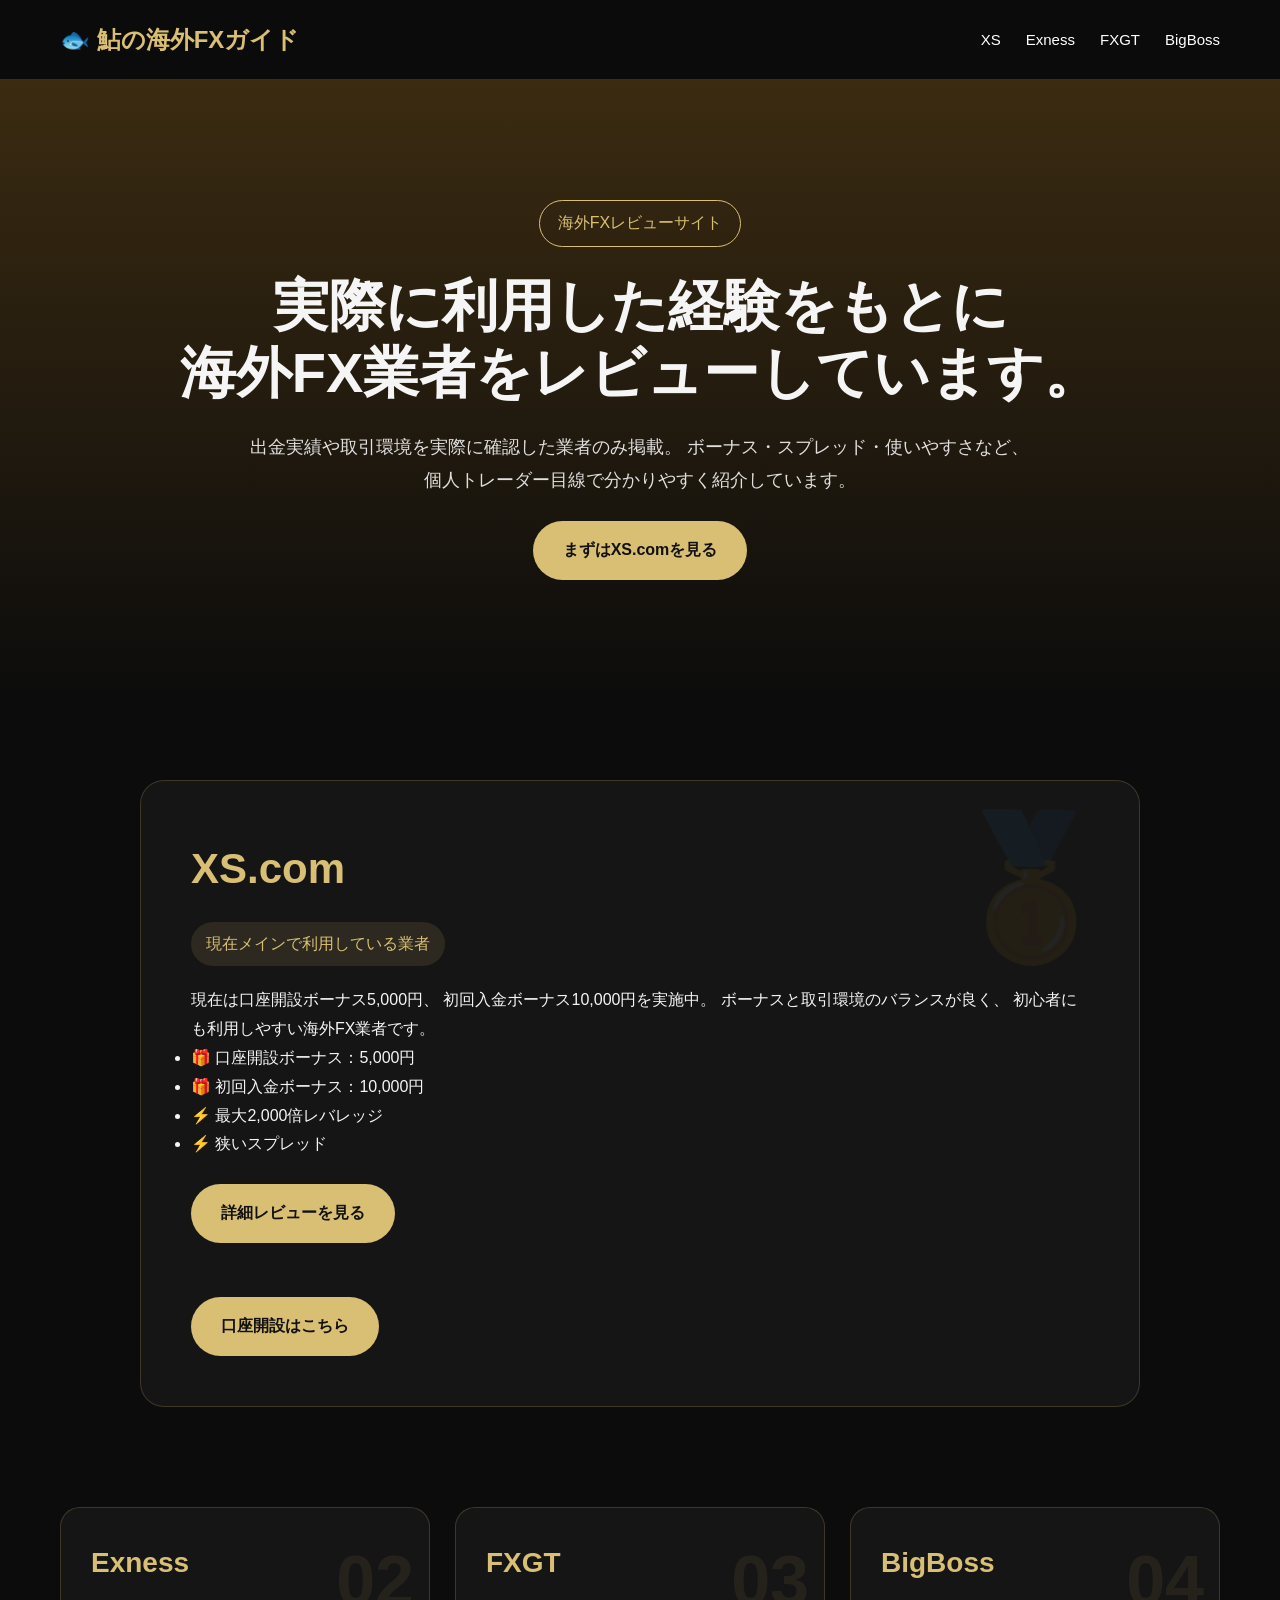
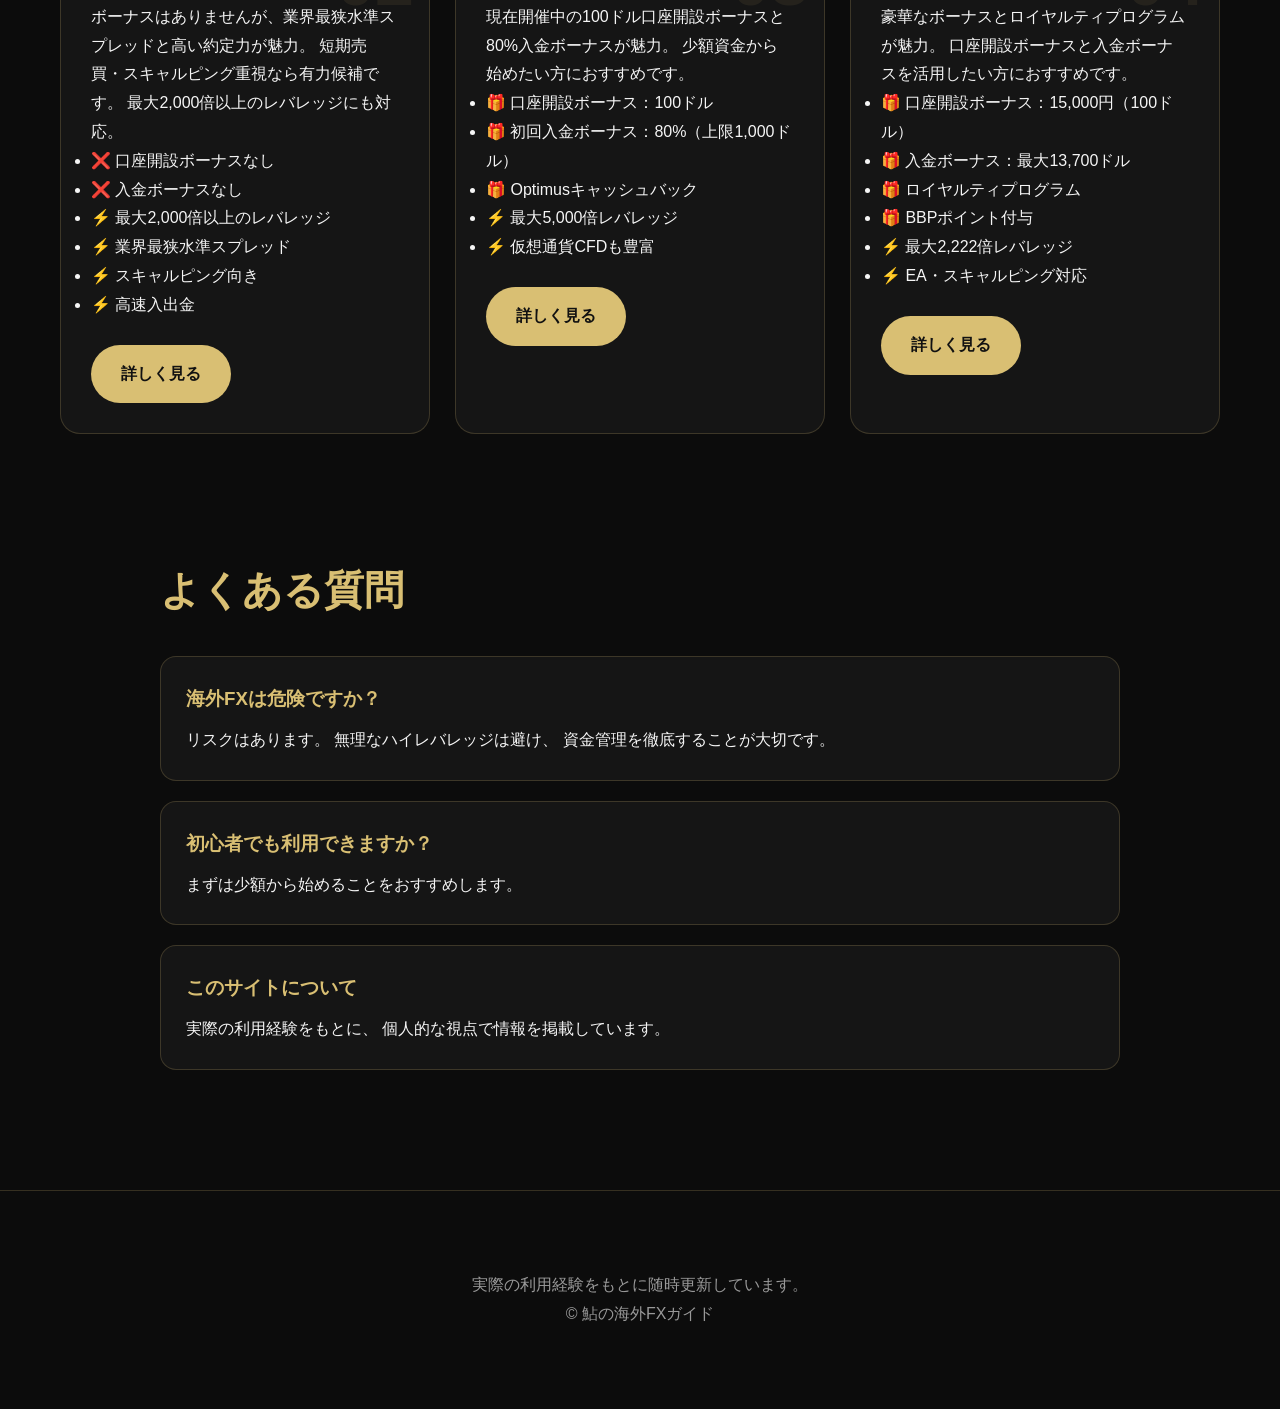
<file: index.html>
<!DOCTYPE html>
<html lang="ja">
<head>
<link rel="icon" type="image/png" href="C6ACB644-681E-4442-B750-7EE7A2ABA0D5.png">
<link rel="apple-touch-icon" href="C6ACB644-681E-4442-B750-7EE7A2ABA0D5.png">

<meta charset="UTF-8">
<meta name="viewport" content="width=device-width, initial-scale=1.0">
    
<title>鮎の海外FXガイド｜実際に利用した海外FXレビュー</title>

<meta name="description" content="自分で使って納得できた海外FX業者だけを掲載しています。">

<meta property="og:title" content="鮎の海外FXガイド">
<meta property="og:description" content="自分で使って納得できた海外FX業者だけを掲載しています。">
<meta property="og:type" content="website">
<meta property="og:image" content="images/ogp.jpg">

<link rel="stylesheet" href="style.css">
</head>

<body>

<header class="site-header">

<div class="header-container">

<a href="index.html" class="logo">
🐟 鮎の海外FXガイド
</a>

<nav class="nav-menu">

<a href="xs.html">XS</a>

<a href="exness.html">Exness</a>

<a href="fxgt.html">FXGT</a>

<a href="bigboss.html">BigBoss</a>

</nav>

</div>

</header>

<section class="hero">

<span class="hero-badge">
海外FXレビューサイト
</span>
<h1>
実際に利用した経験をもとに<br>
海外FX業者をレビューしています。
</h1>

<p>
出金実績や取引環境を実際に確認した業者のみ掲載。

ボーナス・スプレッド・使いやすさなど、
個人トレーダー目線で分かりやすく紹介しています。

</p>

<a href="xs.html" class="btn">
まずはXS.comを見る
</a>

</section>

<section class="featured-broker">
<div class="number">
🥇
</div>
<h2>
XS.com
</h2>
<p class="featured-tag">
現在メインで利用している業者
</p>
<p>
現在は口座開設ボーナス5,000円、
初回入金ボーナス10,000円を実施中。

ボーナスと取引環境のバランスが良く、
初心者にも利用しやすい海外FX業者です。

</p>
<ul>
<li>🎁 口座開設ボーナス：5,000円</li>
<li>🎁 初回入金ボーナス：10,000円</li>
<li>⚡ 最大2,000倍レバレッジ</li>
<li>⚡ 狭いスプレッド</li>
</ul>
<a href="xs.html" class="btn">

詳細レビューを見る
</a>

<br><br>

<a href="https://my.xs.com/ja/links/go/5302" class="btn">
口座開設はこちら
</a>

</section>

<section class="other-brokers">
<div class="broker-card">
<div class="broker-number">02</div>
<h3>Exness</h3>
<p>
ボーナスはありませんが、業界最狭水準スプレッドと高い約定力が魅力。
短期売買・スキャルピング重視なら有力候補です。
最大2,000倍以上のレバレッジにも対応。
</p>
<ul>
<li>❌ 口座開設ボーナスなし</li>
<li>❌ 入金ボーナスなし</li>
<li>⚡ 最大2,000倍以上のレバレッジ</li>
<li>⚡ 業界最狭水準スプレッド</li>
<li>⚡ スキャルピング向き</li>
<li>⚡ 高速入出金</li>
</ul>
<a href="exness.html" class="btn">
詳しく見る
</a>
</div>
<div class="broker-card">
<div class="broker-number">03</div>
<h3>FXGT</h3>
<p>
現在開催中の100ドル口座開設ボーナスと80%入金ボーナスが魅力。
少額資金から始めたい方におすすめです。
</p>
<ul>
<li>🎁 口座開設ボーナス：100ドル</li>
<li>🎁 初回入金ボーナス：80%（上限1,000ドル）</li>
<li>🎁 Optimusキャッシュバック</li>
<li>⚡ 最大5,000倍レバレッジ</li>
<li>⚡ 仮想通貨CFDも豊富</li>
</ul>
<a href="fxgt.html" class="btn">
詳しく見る
</a>
</div>
<div class="broker-card">
<div class="broker-number">04</div>
<h3>BigBoss</h3>
<p>
豪華なボーナスとロイヤルティプログラムが魅力。
口座開設ボーナスと入金ボーナスを活用したい方におすすめです。
</p>
<ul>
<li>🎁 口座開設ボーナス：15,000円（100ドル）</li>
<li>🎁 入金ボーナス：最大13,700ドル</li>
<li>🎁 ロイヤルティプログラム</li>
<li>🎁 BBPポイント付与</li>
<li>⚡ 最大2,222倍レバレッジ</li>
<li>⚡ EA・スキャルピング対応</li>
</ul>
<a href="bigboss.html" class="btn">
詳しく見る
</a>
</div>
</section>

<section class="faq">

<h2>
よくある質問
</h2>

<div class="faq-item">

<h3>
海外FXは危険ですか？
</h3>

<p>
リスクはあります。
無理なハイレバレッジは避け、
資金管理を徹底することが大切です。
</p>

</div>

<div class="faq-item">

<h3>
初心者でも利用できますか？
</h3>

<p>
まずは少額から始めることをおすすめします。
</p>

</div>

<div class="faq-item">

<h3>
このサイトについて
</h3>

<p>
実際の利用経験をもとに、
個人的な視点で情報を掲載しています。
</p>

</div>

</section>

<footer>

<p>
実際の利用経験をもとに随時更新しています。
</p>

<p>
© 鮎の海外FXガイド
</p>

</footer>

</body>
</html>
</file>
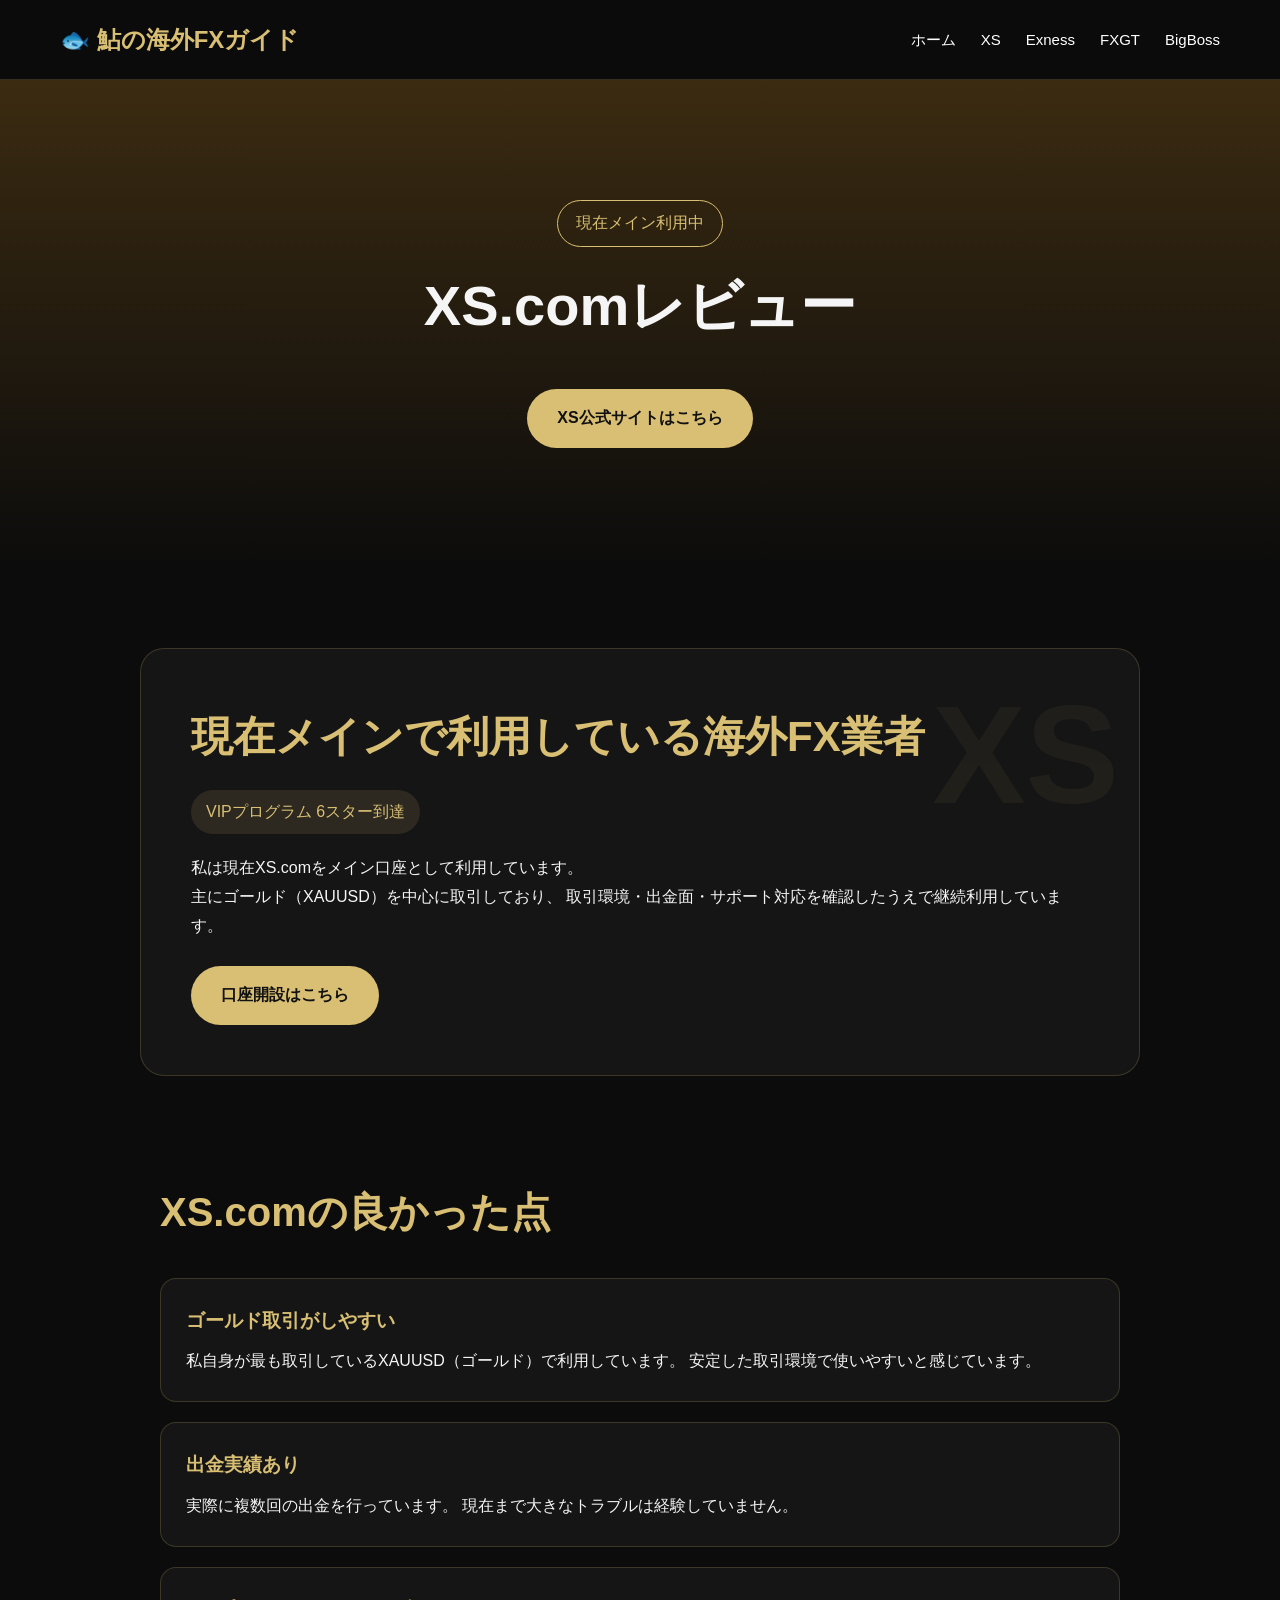
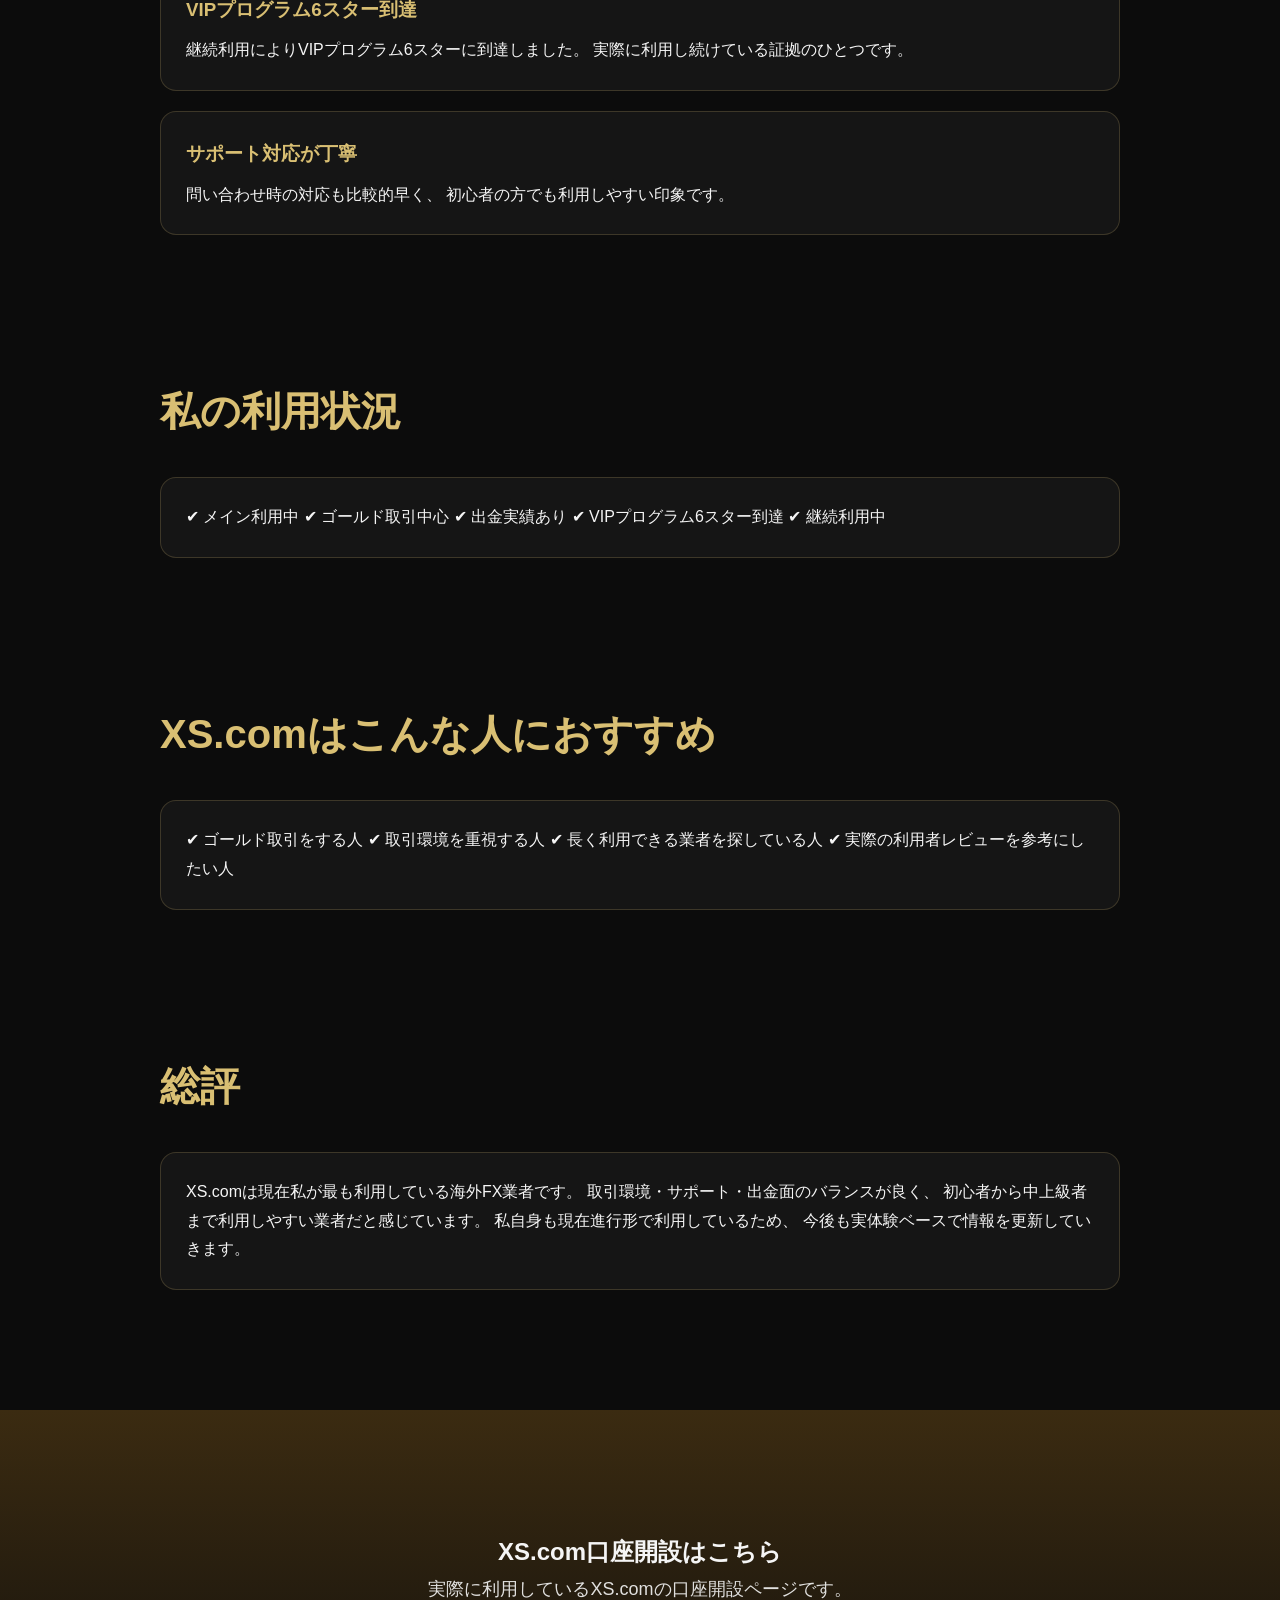
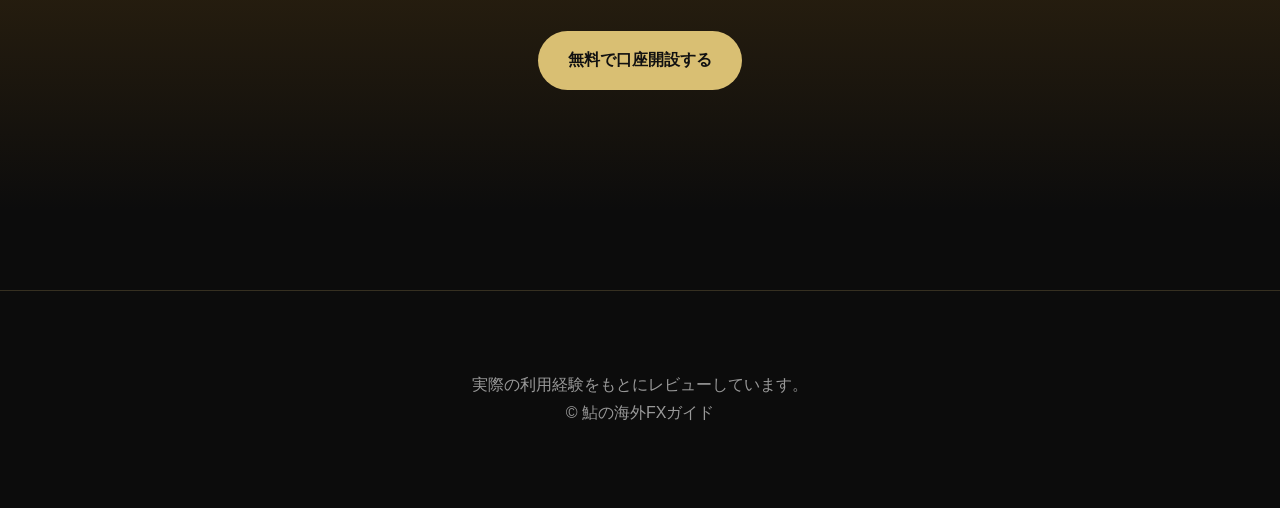
<file: xs.html>
<!DOCTYPE html>
<html lang="ja">
<head>
<meta charset="UTF-8">
<meta name="viewport" content="width=device-width, initial-scale=1.0">
<title>XS.comレビュー｜鮎の海外FXガイド</title>
<meta name="description" content="実際に利用しているXS.comをレビュー。VIP6スター到達・ゴールド取引中心・出金実績あり。">
<link rel="stylesheet" href="style.css">
</head>
<body>
<header class="site-header">
<div class="header-container">
<a href="index.html" class="logo">
🐟 鮎の海外FXガイド
</a>
<nav class="nav-menu">
<a href="index.html">ホーム</a>
<a href="xs.html">XS</a>
<a href="exness.html">Exness</a>
<a href="fxgt.html">FXGT</a>
<a href="bigboss.html">BigBoss</a>
</nav>
</div>
</header>
<section class="hero">
<span class="hero-badge">
現在メイン利用中
</span>
<h1>
XS.comレビュー
</h1>

<a href="https://my.xs.com/ja/links/go/5302" class="btn">
XS公式サイトはこちら
</a>
</section>
<section class="featured-broker">
<div class="number">
XS
</div>
<h2>
現在メインで利用している海外FX業者
</h2>
<p class="featured-tag">
VIPプログラム 6スター到達
</p>
<p>
私は現在XS.comをメイン口座として利用しています。
</p>
<p>
主にゴールド（XAUUSD）を中心に取引しており、
取引環境・出金面・サポート対応を確認したうえで継続利用しています。
</p>
<a href="https://my.xs.com/ja/links/go/5302" class="btn">
口座開設はこちら
</a>
</section>
<section class="faq">
<h2>
XS.comの良かった点
</h2>
<div class="faq-item">
<h3>ゴールド取引がしやすい</h3>
<p>
私自身が最も取引しているXAUUSD（ゴールド）で利用しています。
安定した取引環境で使いやすいと感じています。
</p>
</div>
<div class="faq-item">
<h3>出金実績あり</h3>
<p>
実際に複数回の出金を行っています。
現在まで大きなトラブルは経験していません。
</p>
</div>
<div class="faq-item">
<h3>VIPプログラム6スター到達</h3>
<p>
継続利用によりVIPプログラム6スターに到達しました。
実際に利用し続けている証拠のひとつです。
</p>
</div>
<div class="faq-item">
<h3>サポート対応が丁寧</h3>
<p>
問い合わせ時の対応も比較的早く、
初心者の方でも利用しやすい印象です。
</p>
</div>
</section>
<section class="faq">
<h2>
私の利用状況
</h2>
<div class="faq-item">
<p>

✔ メイン利用中
✔ ゴールド取引中心
✔ 出金実績あり
✔ VIPプログラム6スター到達
✔ 継続利用中

</p>
</div>
</section>
<section class="faq">
<h2>
XS.comはこんな人におすすめ
</h2>
<div class="faq-item">
<p>

✔ ゴールド取引をする人
✔ 取引環境を重視する人
✔ 長く利用できる業者を探している人
✔ 実際の利用者レビューを参考にしたい人

</p>
</div>
</section>
<section class="faq">
<h2>
総評
</h2>
<div class="faq-item">
<p>
XS.comは現在私が最も利用している海外FX業者です。

取引環境・サポート・出金面のバランスが良く、
初心者から中上級者まで利用しやすい業者だと感じています。

私自身も現在進行形で利用しているため、
今後も実体験ベースで情報を更新していきます。

</p>
</div>
</section>
<section class="hero">
<h2>
XS.com口座開設はこちら
</h2>
<p>
実際に利用しているXS.comの口座開設ページです。
</p>
<a href="https://my.xs.com/ja/links/go/5302" class="btn">
無料で口座開設する
</a>
</section>
<footer>
<p>
実際の利用経験をもとにレビューしています。
</p>
<p>
© 鮎の海外FXガイド
</p>
</footer>
</body>
</html>
</file>
<file: style.css>
/* ====================================
   鮎の海外FXガイド v3
==================================== */

*{
margin:0;
padding:0;
box-sizing:border-box;
}

:root{
--bg:#0c0c0c;
--card:#151515;
--gold:#d9bf73;
--text:#f5f5f5;
--border:rgba(217,191,115,.2);
}

body{
background:var(--bg);
color:var(--text);
font-family:-apple-system,BlinkMacSystemFont,"Segoe UI",sans-serif;
line-height:1.8;
}

a{
text-decoration:none;
}

img{
max-width:100%;
display:block;
}

/* HEADER */

.site-header{
position:sticky;
top:0;
z-index:999;
background:rgba(12,12,12,.95);
backdrop-filter:blur(10px);
border-bottom:1px solid var(--border);
}

.header-container{
max-width:1200px;
margin:auto;
padding:18px 20px;
display:flex;
justify-content:space-between;
align-items:center;
}

.logo{
font-size:24px;
font-weight:700;
color:var(--gold);
}

.nav-menu{
display:flex;
gap:25px;
}

.nav-menu a{
color:white;
transition:.3s;
font-size:15px;
}

.nav-menu a:hover{
color:var(--gold);
}

/* HERO */

.hero{
padding:120px 20px;
text-align:center;
background:linear-gradient(
180deg,
#3b2b11 0%,
#0c0c0c 100%
);
}

.hero-badge{
display:inline-block;
padding:8px 18px;
border:1px solid var(--gold);
border-radius:999px;
color:var(--gold);
margin-bottom:25px;
}

.hero h1{
font-size:56px;
line-height:1.2;
margin-bottom:25px;
}

.hero p{
max-width:800px;
margin:auto;
font-size:18px;
opacity:.9;
}

/* BUTTON */

.btn{
display:inline-block;
margin-top:25px;
padding:15px 30px;
background:var(--gold);
color:#111;
font-weight:bold;
border-radius:999px;
transition:.3s;
}

.btn:hover{
transform:translateY(-3px);
box-shadow:0 0 20px rgba(217,191,115,.3);
}

/* XS FEATURED */

.featured-broker{
position:relative;
max-width:1000px;
margin:80px auto;
padding:50px;
background:var(--card);
border:1px solid var(--border);
border-radius:24px;
overflow:hidden;
}

.number{
position:absolute;
right:20px;
top:-20px;
font-size:140px;
font-weight:bold;
opacity:.06;
color:var(--gold);
}

.featured-broker h2{
font-size:42px;
color:var(--gold);
margin-bottom:15px;
}

.featured-tag{
display:inline-block;
padding:8px 15px;
border-radius:999px;
background:rgba(217,191,115,.12);
color:var(--gold);
margin-bottom:20px;
}

/* BROKER GRID */

.other-brokers{
max-width:1200px;
margin:auto;
padding:20px;
display:grid;
grid-template-columns:repeat(auto-fit,minmax(280px,1fr));
gap:25px;
}

.broker-card{
position:relative;
background:var(--card);
padding:30px;
border-radius:20px;
border:1px solid var(--border);
transition:.3s;
overflow:hidden;
}

.broker-card:hover{
transform:translateY(-5px);
border-color:var(--gold);
}

.broker-number{
position:absolute;
top:10px;
right:15px;
font-size:70px;
font-weight:bold;
opacity:.08;
color:var(--gold);
}

.broker-card h3{
font-size:28px;
margin-bottom:15px;
color:var(--gold);
}

/* FAQ */

.faq{
max-width:1000px;
margin:80px auto;
padding:20px;
}

.faq h2{
font-size:40px;
margin-bottom:30px;
color:var(--gold);
}

.faq-item{
background:var(--card);
padding:25px;
margin-bottom:20px;
border-radius:16px;
border:1px solid var(--border);
}

.faq-item h3{
margin-bottom:10px;
color:var(--gold);
}

/* FOOTER */

footer{
text-align:center;
padding:80px 20px;
margin-top:80px;
border-top:1px solid var(--border);
color:#999;
}

/* MOBILE */

@media(max-width:768px){

.hero{
padding:80px 20px;
}

.hero h1{
font-size:34px;
}

.hero p{
font-size:16px;
}

.header-container{
flex-direction:column;
gap:12px;
}

.nav-menu{
flex-wrap:wrap;
justify-content:center;
gap:15px;
}

.featured-broker{
padding:30px;
margin:40px 15px;
}

.featured-broker h2{
font-size:30px;
}

.number{
font-size:90px;
}

.broker-number{
font-size:50px;
}

.faq h2{
font-size:30px;
}

}
</file>
